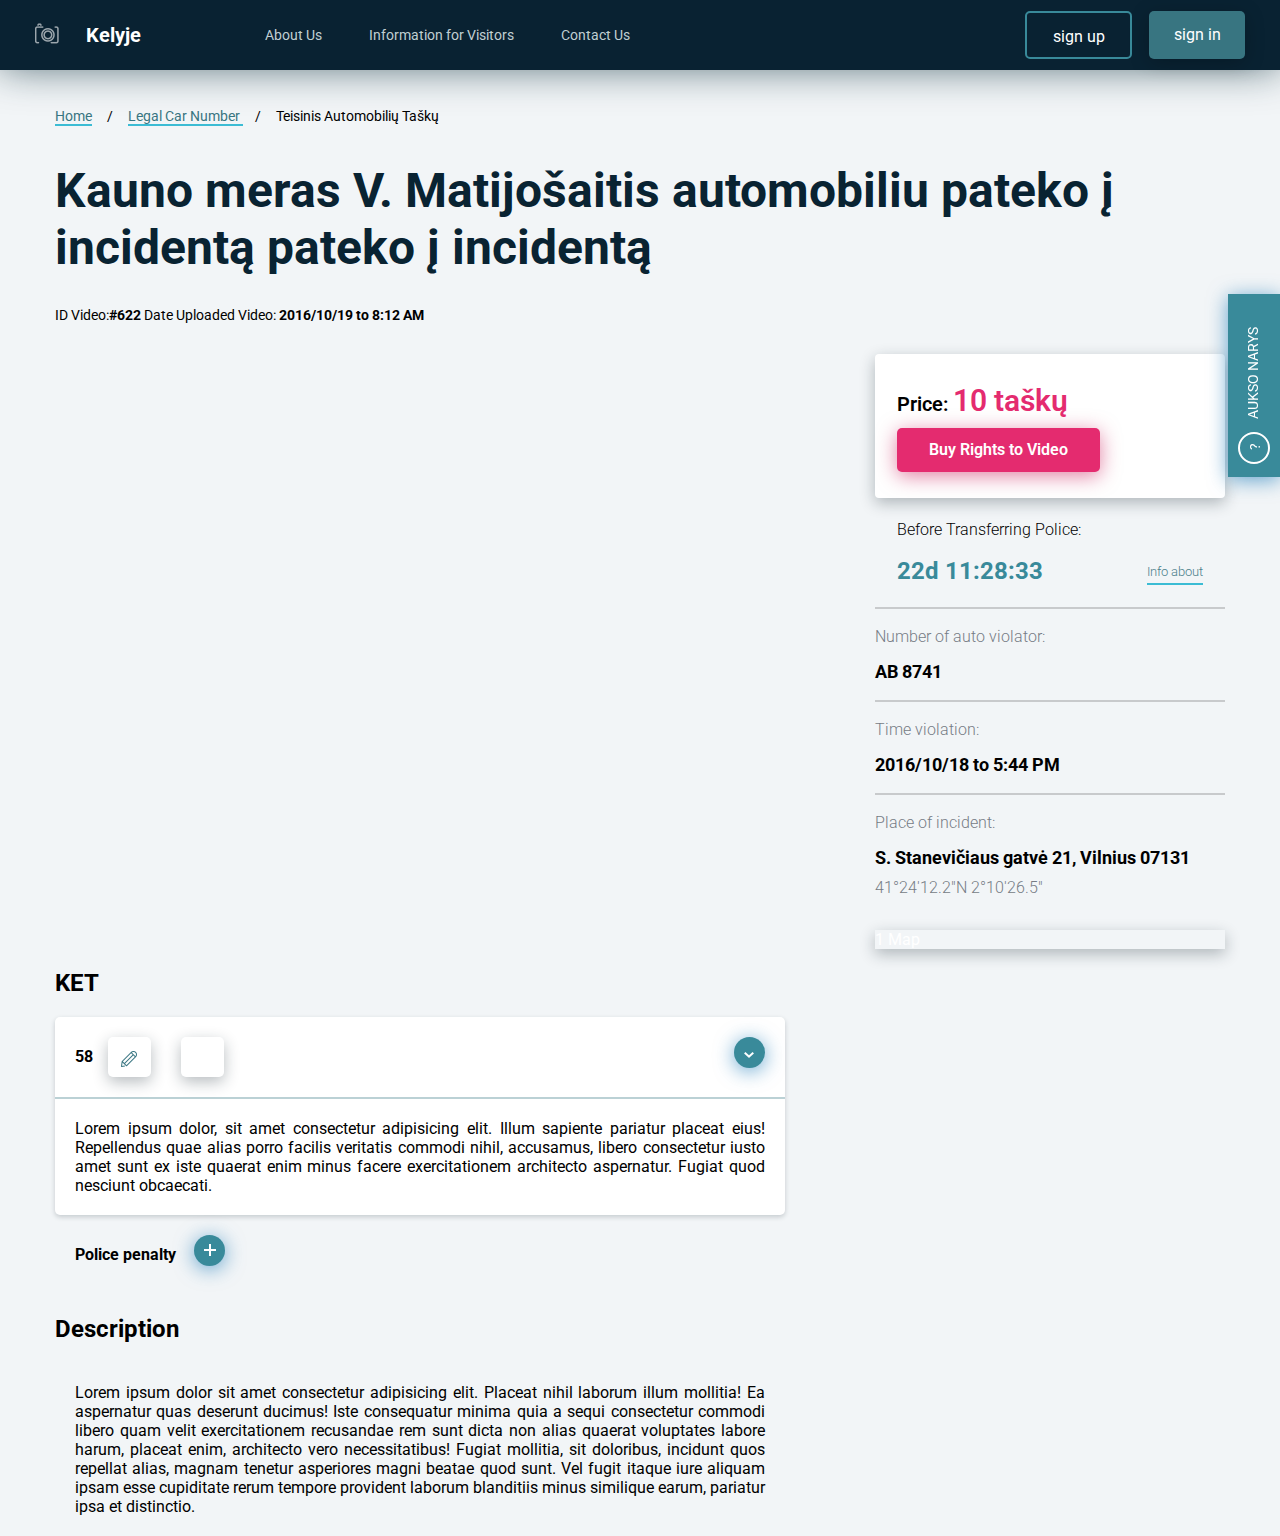
<file: index.html>
<!DOCTYPE html>
<html lang="en">

<head>
    <meta charset="UTF-8">
    <meta name="viewport" content="width=device-width, initial-scale=1.0">
    <meta http-equiv="X-UA-Compatible" content="ie=edge">
    <title>Document</title>
    <link rel="stylesheet" href="style2.css">
    <link href="https://fonts.googleapis.com/css?family=Roboto&display=swap" rel="stylesheet">
</head>

<body>

    <header>

        <div id="headerTopNavContainer">



            <nav>
                <div id="topNav">
                    <div id="logo">
                        <img src="img/icon/photoCameraLogo.png" alt="logo">
                        <p>Kelyje</p>
                    </div>
                    <ul class="menuTop">
                        <li><a href="#">About Us</a></li>
                        <li> <a href="#">Information for Visitors </a></li>
                        <li> <a href="#">Contact Us</a></li>
                    </ul>

                </div>
            </nav>
            <div class="buttonWraper">
                <div id="buttonSignUp">
                    <p>sign up</p>
                </div>
                <div id="buttonSignIn">
                    <p>sign in</p>
                </div>
            </div>

        </div>


    </header>
    <main>
        <div id="buttonFixed">
            <p id="textButFixed">Aukso narys</p>
            <div id="ellipse">
                <p id="questionIcon">?</p>
            </div>
        </div>

        <div class="mainContainer">

            <div class="homeBlock">
                <p> <span style="border-bottom: 2px solid #3cbcd4; color: #387581;">Home</span> &nbsp&nbsp&nbsp /
                    &nbsp&nbsp&nbsp
                    <span style="border-bottom: 2px solid #3cbcd4; color: #387581; : 0px 20px;"> Legal Car Number
                    </span> &nbsp&nbsp&nbsp / &nbsp&nbsp&nbsp Teisinis
                    Automobilių Taškų </p>

            </div>

            <div class="h1Block">
                <h1>Kauno meras V. Matijošaitis automobiliu pateko į incidentą pateko į incidentą</h1>
            </div>
            <div id="textInfoVideoBlock">
                <p>ID Video:<b>#622 </b>
                    Date Uploaded Video: <b>2016/10/19 to 8:12 AM</b>

                </p>
            </div>

            <section id="galleryAndPriceFlex">
                <div id="galleryBlock">

                </div>

                <div id="priceAndMapBlock">
                    <div class="priceBlock">
                        <p>Price:
                            <span style="color: #e42b6f; font-size: 30px;">10 taškų</span> </p>
                        <div class="priceBuyButton">
                            <p>Buy Rights to Video </p>
                        </div>
                    </div>

                    <div id="transferring">

                        <p>Before Transferring Police:</p>
                        <div class="flexSpaceBetWrapper">
                            <p class="bigNumber">22d 11:28:33 </p>
                            <a href="">Info about </a>
                        </div>

                    </div>

                    <div id="numberAuto">
                        <p class="pGrey">Number of auto violator:</p>
                        <p> <b>AB 8741</b> </p>
                    </div>
                    <div id="timeBlock">
                        <p class="pGrey">Time violation: </p>
                        <p> <b>2016/10/18 to 5:44 PM</b> </p>
                    </div>
                    <div id="priceofIncident">
                        <p class="pGrey">Place of incident: </p>
                        <p> <b>S. Stanevičiaus gatvė 21, Vilnius 07131
                            </b> </p>

                        <p class="pGrey" style="padding-top: 10px;">41°24'12.2"N 2°10'26.5"</p>
                    </div>



                    <!-- Google map -->

                    <div id="googlemap">
                        <div id="wrapper-9cd199b9cc5410cd3b1ad21cab2e54d3">
                            <div id="map-9cd199b9cc5410cd3b1ad21cab2e54d3"></div>
                            <script>(function () {
                                    var setting = { "height": 200, "width": 350, "zoom": 17, "queryString": "Оперний театр, проспект Свободы, Львів, Львовская область, Украина", "place_id": "ChIJiWq8-XLdOkcRH8_-tOw_ePk", "satellite": false, "centerCoord": [49.84382626882098, 24.026279700000003], "cid": "0xf9783fecb4fecf1f", "lang": "ru", "cityUrl": "/ukraine/lviv-4436", "id": "map-9cd199b9cc5410cd3b1ad21cab2e54d3", "embed_id": "147012" };
                                    var d = document;
                                    var s = d.createElement('script');
                                    s.src = 'https://1map.com/js/script-for-user.js?embed_id=147012';
                                    s.async = true;
                                    s.onload = function (e) {
                                        window.OneMap.initMap(setting)
                                    };
                                    var to = d.getElementsByTagName('script')[0];
                                    to.parentNode.insertBefore(s, to);
                                })();</script><a href="https://1map.com/ru/map-embed?embed_id=147012">1 Map</a>
                        </div>

                    </div>
                    <!-- Google map -->


                </div>

            </section>
            <section class="notes">
                <h2 class="h2Notes">KET</h2>
                <div class="notesBlock">
                    <div class="notesBlockTopButton">
                        <div class="notesButtonLeft">
                            <h4>58</h4>
                            <div class="ButtonNotes">
                                <img src="img/icon/pen.png" alt="">
                            </div>

                            <div class="ButtonNotes">
                                <img src="img/icon/garbage.png" alt="">
                            </div>

                        </div>

                        <div class="notesButtonRight">
                            <img src="img/icon/filterIcon2.png" alt="">
                        </div>
                    </div>
                    <div class="notesBlockText">
                        <p>Lorem ipsum dolor, sit amet consectetur adipisicing elit. Illum sapiente pariatur placeat
                            eius! Repellendus quae alias porro facilis veritatis commodi nihil, accusamus, libero
                            consectetur iusto amet sunt ex iste quaerat enim minus facere exercitationem architecto
                            aspernatur. Fugiat quod nesciunt obcaecati.</p>
                    </div>
                </div>

                <div class="notesBlockTopButtonСlose">
                    <div class="notesButtonLeft">
                        <h4>Police penalty</h4>
                    </div>

                    <div class="notesButtonRight">
                        <img src="img/icon/cross.png" alt="">
                    </div>
                </div>
                <h2 class="h2Notes">Description</h2>

                <div class="notesBlockText">
                    <p>Lorem ipsum dolor sit amet consectetur adipisicing elit. Placeat nihil laborum illum mollitia! Ea
                        aspernatur quas deserunt ducimus! Iste consequatur minima quia a sequi consectetur commodi
                        libero quam velit exercitationem recusandae rem sunt dicta non alias quaerat voluptates labore
                        harum, placeat enim, architecto vero necessitatibus! Fugiat mollitia, sit doloribus, incidunt
                        quos repellat alias, magnam tenetur asperiores magni beatae quod sunt. Vel fugit itaque iure
                        aliquam ipsam esse cupiditate rerum tempore provident laborum blanditiis minus similique earum,
                        pariatur ipsa et distinctio.</p>
                </div>
            </section>

        </div>
    </main>
    <footer>

    </footer>


</body>

</html>
</file>
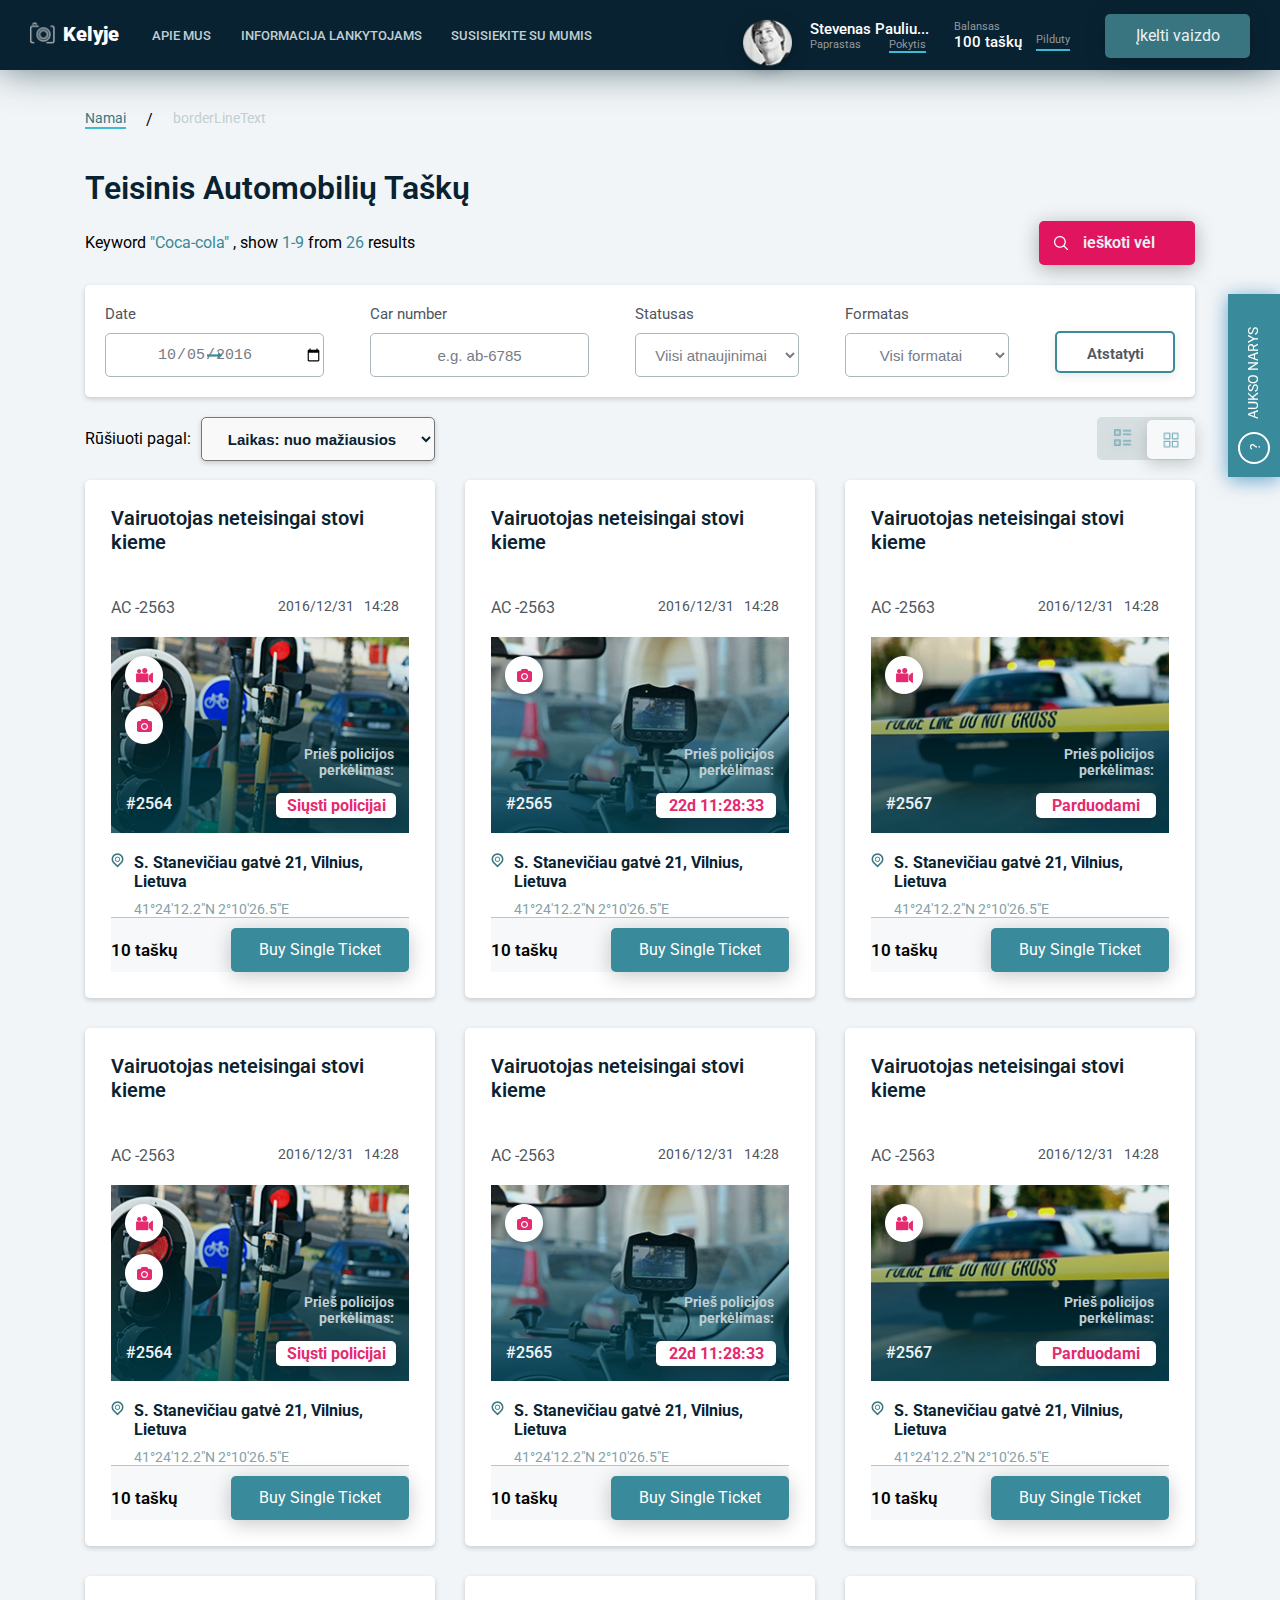
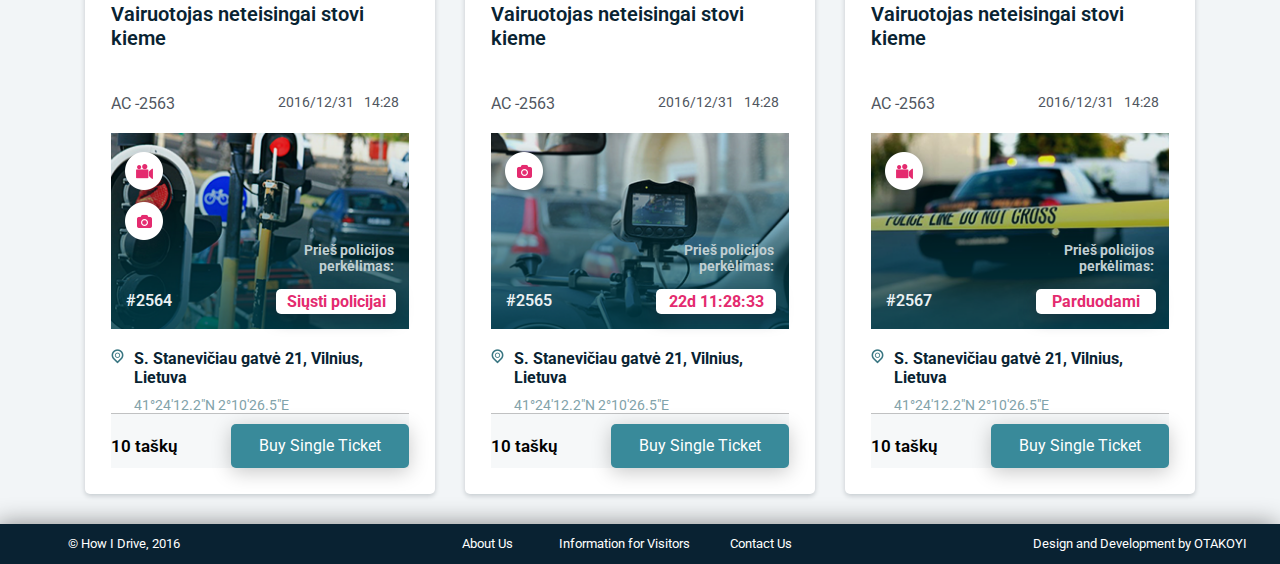
<file: information.html>
<!DOCTYPE html>
<html lang="en">

<head>
    <meta charset="UTF-8">
    <meta name="viewport" content="width=device-width, initial-scale=1.0">
    <meta http-equiv="X-UA-Compatible" content="ie=edge">
    <title>information</title>
    <link rel="stylesheet" href="style.css">
    <link href="https://fonts.googleapis.com/css?family=Roboto&display=swap" rel="stylesheet">
</head>

<body>
    <header>
        <nav>
            <div id="bigNav">
                <div id="logo">
                    <img src="img/icon/photoCameraLogo.png" alt="logo">
                    <p>Kelyje</p>
                </div>
                <menu>
                    <div class="topNav">
                        <ul>
                            <li><a href="#">Apie mus </a></li>
                            <li> <a href="#">Informacija lankytojams</a></li>
                            <li> <a href="#">Susisiekite su mumis </a></li>
                        </ul>
                    </div>

                </menu>

                <div class="humburgerMenu">
                    <a href="#" id="aMenu">&#9776</a>
                </div>

                <div class="profileContainer">
                    <div class="profile">
                        <img src="img/photoProfile.png" alt="">
                        <div class="profileBox">
                            <h4>
                                Stevenas Pauliu...
                            </h4>
                            <div class="profileText">
                                <p>Paprastas</p>
                                <p class="borderLineText">Pokytis</p>
                            </div>
                        </div>
                        <div class="profileBox">
                            <p>Balansas</p>
                            <div class="profileText" class="balans">
                                <h4>100 taškų</h4>
                                <p class="borderLineText">Pilduty</p>
                            </div>


                        </div>


                    </div>
                    <div class="buttonVaizdo">
                        <p>Įkelti vaizdo</p>
                    </div>
                </div>

            </div>


            <div id="smallNav">

                <div class="profileContainerSmall">
                    <div class="profile">
                        <img src="img/photoProfile.png" alt="">
                        <div class="profileBox">
                            <h4>
                                Stevenas Pauliu...
                            </h4>
                            <div class="profileText">
                                <p>Paprastas</p>
                                <p class="borderLineText">Pokytis</p>
                            </div>
                        </div>
                        <div class="profileBox">
                            <p>Balansas</p>
                            <div class="profileText" class="balans">
                                <h4>100 taškų</h4>
                                <p class="borderLineText">Pilduty</p>
                            </div>


                        </div>

                    </div>

                </div>
                <div id="smallMenu">
                    <ul>
                        <li><a href="#">About Us</a></li>
                        <li> <a href="#">Information for Visitors</a></li>
                        <li> <a href="#">Contact Us</a></li>
                    </ul>
                </div>
                <div class="buttonVaizdo" id="buttonVaizdoSmall">
                    <p>Įkelti vaizdo</p>
                </div>
            </div>

        </nav>



    </header>

    <main>
        <div id="buttonFixed">
            <p id="textButFixed">Aukso narys</p>
            <div id="ellipse">
                <p id="questionIcon">?</p>
            </div>

        </div>

        <div class="mainContainer">

            <div class="Namai">
                <a class="borderLineText" href="#" style="color: #387581;">Namai</a>
                <span style="padding: 0px 20px;">
                    <p>/</p>
                </span>
                <a href="">borderLineText</a>
            </div>
            <h1>Teisinis Automobilių Taškų</h1>
            <div class="flexwraper">

                <div class="textAndSearch">
                    <p>Keyword <span style="color: #398a9a;">"Coca-cola"</span> ,
                        show <span style="color: #398a9a;">1-9 </span> from <span style="color: #398a9a;">26</span>
                        results</p>
                    <div class="buttonSearch">
                        <img src="img/icon/buttonsearch.png" alt="">
                        <p>ieškoti vėl</p>
                    </div>
                </div>


            </div>



            <div id="filters">
                <p>Filters:</p>
                <div id="iconfilters">
                    <img src="img/icon/filtersIcon.png" alt="" id="filterIconRelative">
                    <img src="img/icon/filterIcon2.png" alt="" id="filterIconAbsolute">
                </div>
            </div>
            <div id="inputBlock">
                <div class="inputWraper">
                    <p>Date</p>
                    <input id="date" type="date" value="2016-10-05">
                </div>
                <div class="inputWraper">
                    <p>Car number</p>
                    <input type="text" name="" id="carnumber" value="e.g. ab-6785">
                </div>
                <div class="inputWraper">
                    <p>Statusas</p>
                    <select name="" class="select">
                        <option value="atnaujinimai">Viisi atnaujinimai</option>
                    </select>
                </div>
                <div class="inputWraper">
                    <p>Formatas</p>
                    <select name="" class="select">
                        <option value="Visi formatai">Visi formatai</option>
                    </select>
                </div>
                <div class="inputWraper">
                    <div class="inputBlockButton">
                        <p>Atstatyti</p>
                    </div>
                </div>
            </div>
            <div class="displayModeContainer">
                <div class="modeContainerLeft">
                    <p>Rūšiuoti pagal:</p>
                    <div class="selectDisplayBLock">
                        <select name="" id="selectDisplayBLock">
                            <option value="Laikas: nuo mažiausios">Laikas: nuo mažiausios</option>
                        </select>
                    </div>
                </div>

                <div class="modeContainerRight">
                    <div class="buttonDisplayMode">
                        <div class="leftDisplayButton">
                            <img src="img/icon/LeftDisplayIcon.png" alt="">
                        </div>
                        <div class="rightDisplayButton">
                            <img src="img/icon/rightDisplayIcon.png" alt="">
                        </div>
                    </div>
                </div>
            </div>



            <!-- 1 -->


            <div class="flexwraper">





                <div class="boxGallery">
                    <h2>Vairuotojas neteisingai stovi kieme</h2>

                    <div class="dataBox">
                        <p>AC -2563</p>
                        <div class="data">
                            <p>2016/12/31</p>
                            <p>14:28</p>
                        </div>
                    </div>
                    <div class="imageBoxGallery">
                        <img class="backgraundImage" src="img/galleryImg.png" alt="">
                        <div class="iconImage">
                            <div class="cameraIcon">
                                <img src="img/icon/imgCamera.png" alt="">
                            </div>
                            <div class="photoIcon">
                                <img src="img/icon/photoCameraImg.png" alt="">
                            </div>
                            <div class="cod">
                                <p>#2564</p>
                            </div>
                        </div>

                        <div class="textImgBoxRight">
                            <h4> Prieš policijos
                                perkėlimas: </h4>
                            <div class="buttonImage">
                                <p>Siųsti policijai</p>
                            </div>
                        </div>


                    </div>
                    <div class="maps">
                        <div class="iconMaps">
                            <img src="img/icon/mapIcon.png" alt="">
                        </div>
                        <div class="address">
                            <h5>S. Stanevičiau gatvė 21, Vilnius, Lietuva</h5>
                            <p>41°24'12.2"N 2°10'26.5"E</p>
                        </div>

                        <div class="buyButtonSection">
                            <div class="price">
                                <p>10 taškų </p>
                            </div>
                            <div class="buyButton">
                                <p>Buy Single Ticket</p>
                            </div>
                        </div>
                    </div>


                </div>




                <!-- /1 -->

                <!-- 2 -->

                <div class="boxGallery">
                    <h2>Vairuotojas neteisingai stovi kieme</h2>

                    <div class="dataBox">
                        <p>AC -2563</p>
                        <div class="data">
                            <p>2016/12/31</p>
                            <p>14:28</p>
                        </div>
                    </div>
                    <div class="imageBoxGallery">
                        <img class="backgraundImage" src="img/img2G.png" alt="">
                        <div class="iconImage">
                            <div class="photoIcon">
                                <img src="img/icon/photoCameraImg.png" alt="">
                            </div>
                            <div class="cod">
                                <p>#2565</p>
                            </div>
                        </div>

                        <div class="textImgBoxRight">
                            <h4> Prieš policijos
                                perkėlimas: </h4>
                            <div class="buttonImage">
                                <p>22d 11:28:33</p>
                            </div>
                        </div>


                    </div>
                    <div class="maps">
                        <div class="iconMaps">
                            <img src="img/icon/mapIcon.png" alt="">
                        </div>
                        <div class="address">
                            <h5>S. Stanevičiau gatvė 21, Vilnius, Lietuva</h5>
                            <p>41°24'12.2"N 2°10'26.5"E</p>
                        </div>

                        <div class="buyButtonSection">
                            <div class="price">
                                <p>10 taškų </p>
                            </div>
                            <div class="buyButton">
                                <p>Buy Single Ticket</p>
                            </div>
                        </div>
                    </div>


                </div>





                <!-- 2 -->

                <!-- 3 -->

                <div class="boxGallery">
                    <h2>Vairuotojas neteisingai stovi kieme</h2>

                    <div class="dataBox">
                        <p>AC -2563</p>
                        <div class="data">
                            <p>2016/12/31</p>
                            <p>14:28</p>
                        </div>
                    </div>
                    <div class="imageBoxGallery">
                        <img class="backgraundImage" src="img/img3G.png" alt="">
                        <div class="iconImage">
                            <div class="cameraIcon">
                                <img src="img/icon/imgCamera.png" alt="">
                            </div>
                            <div class="cod">
                                <p>#2567</p>
                            </div>
                        </div>

                        <div class="textImgBoxRight">
                            <h4> Prieš policijos
                                perkėlimas: </h4>
                            <div class="buttonImage">
                                <p>Parduodami</p>
                            </div>
                        </div>


                    </div>
                    <div class="maps">
                        <div class="iconMaps">
                            <img src="img/icon/mapIcon.png" alt="">
                        </div>
                        <div class="address">
                            <h5>S. Stanevičiau gatvė 21, Vilnius, Lietuva</h5>
                            <p>41°24'12.2"N 2°10'26.5"E</p>
                        </div>

                        <div class="buyButtonSection">
                            <div class="price">
                                <p>10 taškų </p>
                            </div>
                            <div class="buyButton">
                                <p>Buy Single Ticket</p>
                            </div>
                        </div>
                    </div>


                </div>


                <!-- 3 -->

                <div class="boxGallery">
                    <h2>Vairuotojas neteisingai stovi kieme</h2>

                    <div class="dataBox">
                        <p>AC -2563</p>
                        <div class="data">
                            <p>2016/12/31</p>
                            <p>14:28</p>
                        </div>
                    </div>
                    <div class="imageBoxGallery">
                        <img class="backgraundImage" src="img/galleryImg.png" alt="">
                        <div class="iconImage">
                            <div class="cameraIcon">
                                <img src="img/icon/imgCamera.png" alt="">
                            </div>
                            <div class="photoIcon">
                                <img src="img/icon/photoCameraImg.png" alt="">
                            </div>
                            <div class="cod">
                                <p>#2564</p>
                            </div>
                        </div>

                        <div class="textImgBoxRight">
                            <h4> Prieš policijos
                                perkėlimas: </h4>
                            <div class="buttonImage">
                                <p>Siųsti policijai</p>
                            </div>
                        </div>


                    </div>
                    <div class="maps">
                        <div class="iconMaps">
                            <img src="img/icon/mapIcon.png" alt="">
                        </div>
                        <div class="address">
                            <h5>S. Stanevičiau gatvė 21, Vilnius, Lietuva</h5>
                            <p>41°24'12.2"N 2°10'26.5"E</p>
                        </div>

                        <div class="buyButtonSection">
                            <div class="price">
                                <p>10 taškų </p>
                            </div>
                            <div class="buyButton">
                                <p>Buy Single Ticket</p>
                            </div>
                        </div>
                    </div>


                </div>




                <!-- /1 -->

                <!-- 2 -->

                <div class="boxGallery">
                    <h2>Vairuotojas neteisingai stovi kieme</h2>

                    <div class="dataBox">
                        <p>AC -2563</p>
                        <div class="data">
                            <p>2016/12/31</p>
                            <p>14:28</p>
                        </div>
                    </div>
                    <div class="imageBoxGallery">
                        <img class="backgraundImage" src="img/img2G.png" alt="">
                        <div class="iconImage">
                            <div class="photoIcon">
                                <img src="img/icon/photoCameraImg.png" alt="">
                            </div>
                            <div class="cod">
                                <p>#2565</p>
                            </div>
                        </div>

                        <div class="textImgBoxRight">
                            <h4> Prieš policijos
                                perkėlimas: </h4>
                            <div class="buttonImage">
                                <p>22d 11:28:33</p>
                            </div>
                        </div>


                    </div>
                    <div class="maps">
                        <div class="iconMaps">
                            <img src="img/icon/mapIcon.png" alt="">
                        </div>
                        <div class="address">
                            <h5>S. Stanevičiau gatvė 21, Vilnius, Lietuva</h5>
                            <p>41°24'12.2"N 2°10'26.5"E</p>
                        </div>

                        <div class="buyButtonSection">
                            <div class="price">
                                <p>10 taškų </p>
                            </div>
                            <div class="buyButton">
                                <p>Buy Single Ticket</p>
                            </div>
                        </div>
                    </div>


                </div>





                <!-- 2 -->

                <!-- 3 -->

                <div class="boxGallery">
                    <h2>Vairuotojas neteisingai stovi kieme</h2>

                    <div class="dataBox">
                        <p>AC -2563</p>
                        <div class="data">
                            <p>2016/12/31</p>
                            <p>14:28</p>
                        </div>
                    </div>
                    <div class="imageBoxGallery">
                        <img class="backgraundImage" src="img/img3G.png" alt="">
                        <div class="iconImage">
                            <div class="cameraIcon">
                                <img src="img/icon/imgCamera.png" alt="">
                            </div>
                            <div class="cod">
                                <p>#2567</p>
                            </div>
                        </div>

                        <div class="textImgBoxRight">
                            <h4> Prieš policijos
                                perkėlimas: </h4>
                            <div class="buttonImage">
                                <p>Parduodami</p>
                            </div>
                        </div>


                    </div>
                    <div class="maps">
                        <div class="iconMaps">
                            <img src="img/icon/mapIcon.png" alt="">
                        </div>
                        <div class="address">
                            <h5>S. Stanevičiau gatvė 21, Vilnius, Lietuva</h5>
                            <p>41°24'12.2"N 2°10'26.5"E</p>
                        </div>

                        <div class="buyButtonSection">
                            <div class="price">
                                <p>10 taškų </p>
                            </div>
                            <div class="buyButton">
                                <p>Buy Single Ticket</p>
                            </div>
                        </div>
                    </div>


                </div>




                <div class="boxGallery">
                    <h2>Vairuotojas neteisingai stovi kieme</h2>

                    <div class="dataBox">
                        <p>AC -2563</p>
                        <div class="data">
                            <p>2016/12/31</p>
                            <p>14:28</p>
                        </div>
                    </div>
                    <div class="imageBoxGallery">
                        <img class="backgraundImage" src="img/galleryImg.png" alt="">
                        <div class="iconImage">
                            <div class="cameraIcon">
                                <img src="img/icon/imgCamera.png" alt="">
                            </div>
                            <div class="photoIcon">
                                <img src="img/icon/photoCameraImg.png" alt="">
                            </div>
                            <div class="cod">
                                <p>#2564</p>
                            </div>
                        </div>

                        <div class="textImgBoxRight">
                            <h4> Prieš policijos
                                perkėlimas: </h4>
                            <div class="buttonImage">
                                <p>Siųsti policijai</p>
                            </div>
                        </div>


                    </div>
                    <div class="maps">
                        <div class="iconMaps">
                            <img src="img/icon/mapIcon.png" alt="">
                        </div>
                        <div class="address">
                            <h5>S. Stanevičiau gatvė 21, Vilnius, Lietuva</h5>
                            <p>41°24'12.2"N 2°10'26.5"E</p>
                        </div>

                        <div class="buyButtonSection">
                            <div class="price">
                                <p>10 taškų </p>
                            </div>
                            <div class="buyButton">
                                <p>Buy Single Ticket</p>
                            </div>
                        </div>
                    </div>


                </div>




                <!-- /1 -->

                <!-- 2 -->

                <div class="boxGallery">
                    <h2>Vairuotojas neteisingai stovi kieme</h2>

                    <div class="dataBox">
                        <p>AC -2563</p>
                        <div class="data">
                            <p>2016/12/31</p>
                            <p>14:28</p>
                        </div>
                    </div>
                    <div class="imageBoxGallery">
                        <img class="backgraundImage" src="img/img2G.png" alt="">
                        <div class="iconImage">
                            <div class="photoIcon">
                                <img src="img/icon/photoCameraImg.png" alt="">
                            </div>
                            <div class="cod">
                                <p>#2565</p>
                            </div>
                        </div>

                        <div class="textImgBoxRight">
                            <h4> Prieš policijos
                                perkėlimas: </h4>
                            <div class="buttonImage">
                                <p>22d 11:28:33</p>
                            </div>
                        </div>


                    </div>
                    <div class="maps">
                        <div class="iconMaps">
                            <img src="img/icon/mapIcon.png" alt="">
                        </div>
                        <div class="address">
                            <h5>S. Stanevičiau gatvė 21, Vilnius, Lietuva</h5>
                            <p>41°24'12.2"N 2°10'26.5"E</p>
                        </div>

                        <div class="buyButtonSection">
                            <div class="price">
                                <p>10 taškų </p>
                            </div>
                            <div class="buyButton">
                                <p>Buy Single Ticket</p>
                            </div>
                        </div>
                    </div>


                </div>





                <!-- 2 -->

                <!-- 3 -->

                <div class="boxGallery">
                    <h2>Vairuotojas neteisingai stovi kieme</h2>

                    <div class="dataBox">
                        <p>AC -2563</p>
                        <div class="data">
                            <p>2016/12/31</p>
                            <p>14:28</p>
                        </div>
                    </div>
                    <div class="imageBoxGallery">
                        <img class="backgraundImage" src="img/img3G.png" alt="">
                        <div class="iconImage">
                            <div class="cameraIcon">
                                <img src="img/icon/imgCamera.png" alt="">
                            </div>
                            <div class="cod">
                                <p>#2567</p>
                            </div>
                        </div>

                        <div class="textImgBoxRight">
                            <h4> Prieš policijos
                                perkėlimas: </h4>
                            <div class="buttonImage">
                                <p>Parduodami</p>
                            </div>
                        </div>


                    </div>
                    <div class="maps">
                        <div class="iconMaps">
                            <img src="img/icon/mapIcon.png" alt="">
                        </div>
                        <div class="address">
                            <h5>S. Stanevičiau gatvė 21, Vilnius, Lietuva</h5>
                            <p>41°24'12.2"N 2°10'26.5"E</p>
                        </div>

                        <div class="buyButtonSection">
                            <div class="price">
                                <p>10 taškų </p>
                            </div>
                            <div class="buyButton">
                                <p>Buy Single Ticket</p>
                            </div>
                        </div>
                    </div>


                </div>


                <!--  -->


            </div>
        </div>
        </div>

        <div id="openWindow">
            <div id="modalWindow">
                <div id="buyTicket">
                    <h3>Buy single ticket</h3>
                    <p id="closeModalWindow">✖</p>
                </div>
                <hr style="color:  rgba(77, 76, 76, 0.702); height: 1px;">
                <div class="priceTicket">
                    <p>Lorem ipsum dolor sit amet consectetur adipisicing elit. Ipsum, natus suscipit quam magnam eos
                        molestias omnis iste quaerat nihil unde!
                    </p>

                    <div id="priceBlock">
                        <p>Price: <span style="color: #e42b6f;font-size: 30px;">
                                10 taškų
                            </span></p>
                    </div>
                    <div class="modalButtons">
                        <div id="takeMoneyButton">
                            <p>Take money from my balance</p>
                        </div>
                        <a href="#" id="addMoney">Add money to the balance</a>
                    </div>


                </div>


            </div>
        </div>

    </main>



    <footer>

        <div class="reserved">
            <div class="footerBlockLeft">
                <P>© How I Drive, 2016</P>
            </div>

            <div class="footerBlockCenter">
                <div class="fotterW"> <a href="">About Us</a></div>
                <div class="fotterW"><a href="">Information for Visitors</a></div>
                <div class="fotterW"> <a href="">Contact Us</a></div>

            </div>

            <div class="footerBlockRight">

                <p>Design and Development by OTAKOYI</p>
            </div>

        </div>

    </footer>

    <script src="index.js"></script>
</body>




</html>
</file>
<file: style2.css>
* {
  margin: 0;
  padding: 0;
  box-sizing: border-box;
}

a {
  list-style: none;
  text-decoration: none;
  color: #ffffff;
}
li {
  text-decoration: none;
  list-style-type: none;
}
body {
  font-family: "Roboto";
  background-color: #f2f5f7;
}

#headerTopNavContainer {
  max-width: 1600px;
  width: 100%;
  background-color: rgb(9, 34, 50);
  box-shadow: 0px -3px 40px 0px rgba(10, 46, 59, 0.7);
  height: 70px;
  display: flex;
  align-items: center;
  padding: 0px 35px;
  margin: 0 auto;
  justify-content: space-between;
}

#logo {
  width: 200px;
  padding-right: 94px;
  display: flex;
  justify-content: space-between;
  color: #ffffff;
  font-size: 20px;
  font-weight: bold;
}
#logo img {
  width: 24px;
  height: 21px;
}

#topNav {
  height: 100%;
  display: flex;
  justify-items: center;
  justify-content: space-between;
  text-align: center;
  align-items: center;
}

.menuTop {
  width: 365px;
  height: 70px;
  display: flex;
  justify-content: space-between;
  margin: 0px 30px;
}

.menuTop a {
  line-height: 70px;
  font-size: 14px;
  color: #c0cfd2;
  padding-bottom: 22px;
  transition: 0.5s;
}
.menuTop a:hover {
  color: #ffffff;
  border-bottom: 3px solid #ffffff;
}

.buttonWraper {
  width: 220px;
  display: flex;
  justify-content: space-between;
  text-align: center;
}

#buttonSignUp {
  width: 107px;
  height: 48px;
  border-style: solid;
  border-width: 2px;
  border-color: rgb(57, 138, 154);
  border-radius: 5px;
  background-color: rgba(56, 117, 129, 0);
  color: #ffffff;
  line-height: 48px;
  cursor: pointer;
}

#buttonSignIn {
  width: 96px;
  height: 48px;
  border-radius: 5px;
  background-color: rgb(56, 117, 129);
  box-shadow: 0px 4px 20px 0px rgba(0, 0, 0, 0.22);
  color: #ffffff;
  line-height: 48px;
  line-height: 48px;
  cursor: pointer;
}

.mainContainer {
  max-width: 1170px;
  margin: 0 auto;
}
.homeBlock {
  width: 100%;
  font-size: 14px;
  margin: 38px 0;
}
.h1Block {
  font-size: 24px;
  color: #092332;
  font-weight: 600;
}
#textInfoVideoBlock {
  margin: 31px 0px;
  font-size: 14px;
}
#galleryAndPriceFlex {
  display: flex;
  justify-content: space-between;
  width: 100%;
}

.priceBlock {
  width: 350px;
  height: 144px;
  border-radius: 4px;
  background-color: rgb(255, 255, 255);
  box-shadow: 0px 5px 15px 0px rgba(19, 36, 47, 0.3);
  padding: 29px 22px;
  font-size: 20px;
  font-weight: 600;
}
.priceBuyButton {
  border-radius: 5px;
  background-color: rgb(228, 43, 111);
  box-shadow: 0px 4px 20px 0px rgba(198, 0, 72, 0.5);
  width: 203px;
  height: 44px;
  color: #ffffff;
  font-size: 16px;
  text-align: center;
  line-height: 44px;
  margin-top: 10px;
}
.flexSpaceBetWrapper {
  display: flex;
  justify-content: space-between;
}
#transferring {
  padding: 22px;
  border-bottom: 2px solid #c8cacc;
  font-size: 16px;
  font-weight: 300;
}
.bigNumber {
  font-size: 24px;
  color: #398a9a;
  font-weight: bold;
  padding-top: 18px;
}
#transferring a {
  padding-top: 25px;
  color: #4c808b;
  border-bottom: 2px solid #3cbcd4;
  font-size: 13px;
}
#numberAuto {
  padding: 18px 0;
  border-bottom: 2px solid #c8cacc;
  font-size: 18px;
}
.pGrey {
  color: #767c85;
  font-size: 16px;
  font-weight: 300;
  padding-bottom: 15px;
}
#timeBlock {
  padding: 18px 0;
  border-bottom: 2px solid #c8cacc;
  font-size: 18px;
}
#priceofIncident {
  padding: 18px 0;
  font-size: 18px;
}
#googlemap {
  box-shadow: 0px 5px 15px 0px rgba(19, 36, 47, 0.3);
}

#buttonFixed {
  background-color: rgb(57, 138, 154);
  box-shadow: 0px 3px 20px 0px rgba(0, 106, 177, 0.6);
  position: fixed;
  right: 0;
  top: 294px;
  width: 52px;
  height: 183px;
}
#textButFixed {
  left: -22px;
  bottom: -70px;
  width: 93px;
}

#buttonFixed p {
  transform: rotate(-90deg);
  color: #ffffff;
  font-size: 14px;
  text-transform: uppercase;
  position: relative;
}

#ellipse {
  border-style: solid;
  border-width: 2px;
  border-color: rgb(255, 255, 255);
  background-color: rgba(214, 223, 230, 0);
  position: absolute;
  left: 10px;
  top: 138px;
  width: 32px;
  height: 32px;
  border-radius: 50%;
}
#questionIcon {
  position: relative;
  left: 1px;
  bottom: 6px;
}
.notes {
  max-width: 730px;
}
.h2Notes {
  padding: 20px 0;
}
.notesBlockTopButton {
  display: flex;
  justify-content: space-between;
  border-bottom: 2px solid #bbd1d5;
  padding: 20px;
}
.notesBlock {
  border-radius: 5px;
  background-color: rgb(255, 255, 255);
  box-shadow: 0px 2px 5px 0px rgba(19, 36, 47, 0.2);
  width: 730px;
}
.notesButtonLeft {
  display: flex;
  line-height: 40px;
}

.ButtonNotes {
  border-radius: 5px;
  background-color: rgb(255, 255, 255);
  box-shadow: 0px 5px 15px 0px rgba(19, 36, 47, 0.3);
  /* position: absolute;
  right: 100px;
  bottom: 100px; */
  width: 43px;
  height: 40px;
  padding: 5px 13px;
  margin: 0 15px;
  transition: 0.5s;
}
.ButtonNotes img {
  width: 16px;
  height: 16px;
}
.ButtonNotes:hover {
  background-color: #398a9a;
}
.notesBlockText {
  padding: 20px;
  text-align: justify;
}

.notesButtonRight {
  border-radius: 50%;
  background-color: rgb(255, 255, 255);
  box-shadow: 0px 3px 20px 0px rgba(0, 106, 177, 0.6);
  background-color: #398a9a;
  width: 31px;
  height: 31px;
  padding: 6px 10px;
}

.notesBlockTopButtonСlose {
  width: 190px;
  justify-content: space-between;
  display: flex;
  padding: 20px;
}
</file>
<file: style.css>
* {
  box-sizing: border-box;
  padding: 0px;
  margin: 0px;
}

body {
  font-family: "Roboto";
  background-color: #f2f5f7;
}
a {
  text-decoration: none;
  list-style: none;
  color: #ffffff;
}
li {
  list-style: none;
}
#bigNav {
  width: 100%;
  max-width: 1600px;
  height: 70px;
  margin: 0 auto;
  background-color: #092232;
  box-shadow: 0px -3px 40px 0px rgba(10, 46, 59, 0.7);
  padding: 0px 30px;
  display: flex;
}
main {
  width: 100%;
}

#buttonFixed {
  background-color: rgb(57, 138, 154);
  box-shadow: 0px 3px 20px 0px rgba(0, 106, 177, 0.6);
  position: fixed;
  right: 0;
  top: 294px;
  width: 52px;
  height: 183px;
}
#buttonFixed p {
  transform: rotate(-90deg);
  color: #ffffff;
  font-size: 14px;
  text-transform: uppercase;
  position: relative;
}

#textButFixed {
  left: -22px;
  bottom: -70px;
  width: 93px;
}

#ellipse {
  border-style: solid;
  border-width: 2px;
  border-color: rgb(255, 255, 255);
  background-color: rgba(214, 223, 230, 0);
  position: absolute;
  left: 10px;
  top: 138px;
  width: 32px;
  height: 32px;
  border-radius: 50%;
}

#questionIcon {
  position: relative;
  left: 1px;
  bottom: 6px;
}

#logo {
  display: flex;
  justify-content: space-between;
  width: 88px;
  margin: 22px 34px 0 0;
  order: 2;
}
#logo img {
  width: 26px;
  height: 22px;
  margin-right: 8px;
}

#logo p {
  font-weight: 900;
  font-size: 20px;
  color: #ffffff;
}
.topNav {
  display: flex;
  width: 440px;
  margin: 22px 0;
}
menu {
  order: 3;
}

.topNav ul {
  width: 100%;
  display: flex;
  justify-content: space-between;
}
.topNav a {
  color: #c0cfd2;
  text-align: center;
  text-decoration: none;
  font-size: 13px;
  font-family: "Roboto";
  font-weight: 500;
  padding-bottom: 22px;
  text-transform: uppercase;
}
.topNav a:hover {
  color: #ffffff;
  border-bottom: 2px solid #ffffff;
}
.topNav li {
  list-style-type: none;
  line-height: 26px;
}
.humburgerMenu {
  display: none;
  border-style: solid;
  border-width: 2px;
  border-color: rgb(57, 138, 154);
  border-radius: 4px;
  background-color: rgba(60, 188, 212, 0);
  box-shadow: 0px 3px 10px 0px rgba(4, 38, 44, 0.1);
  width: 40px;
  height: 40px;
  order: 0;
  margin-top: 14px;
  margin-right: 20px;
  padding: 0px 8px;
  cursor: pointer;
}
.humburgerMenu a {
  font-size: 22px;
  font-weight: 700;
  color: #ffffff;
  text-align: center;
}
.Rectangle {
  background-color: rgb(242, 245, 247);
  position: absolute;
  left: 45px;
  top: 29px;
  width: 20px;
  height: 14px;
  z-index: 425;
}
.profileContainer {
  width: 100%;
  display: flex;
  justify-content: flex-end;
  order: 4;
}
.profile {
  display: flex;
  width: 380px;
}
.profileBox {
  padding: 20px 0 0;
  margin-right: 25px;
}
.profileBox p {
  font-size: 11px;
  color: #93989d;
}
.profile img {
  width: 85px;
  height: 76px;
  margin-top: 10px;
}
.profile h4 {
  font-size: 15px;
  font-weight: 500;
  color: #ffffff;
}
.profileText {
  width: 116px;
  display: flex;
  justify-content: space-between;
  font-size: 11px;
  color: #93989d;
}
.borderLineText {
  border-bottom: 2px solid #3cbcd4;
}

.buttonVaizdo {
  border-radius: 5px;
  background-color: rgb(56, 117, 129);
  box-shadow: 0px 4px 20px 0px rgba(0, 0, 0, 0.22);
  width: 145px;
  height: 44px;
  margin-top: 14px;
  cursor: pointer;
}
.buttonVaizdo p {
  text-align: center;
  font-size: 16px;
  color: #ebf1f3;
  line-height: 44px;
}

.mainContainer {
  width: 100%;
  min-height: 2024;
  max-width: 1170px;
  padding: 40px 30px 0;
  margin: 0 auto;

}

.Namai {
  width: 100%;
  display: flex;
}
.Namai a {
  text-decoration: none;
  list-style: none;
  color: #c0cfd2;
  font-size: 14px;
}
.mainContainer h1 {
  width: 100%;
  font-size: 32px;
  color: #092232;
  font-weight: 600;
  margin-top: 40px;
}
.flexwraper {
  flex-wrap: wrap;
  display: flex;
  justify-content: space-between;
}
.textAndSearch {
  display: flex;
  justify-content: space-between;
  padding-top: 14px;
}
.textAndSearch p {
  line-height: 44px;
}

.buttonSearch {
  border-radius: 5px;
  background-color: rgb(225, 20, 95);
  box-shadow: 0px 4px 20px 0px rgba(0, 0, 0, 0.3);
  width: 156px;
  height: 44px;
  color: #ebf1f3;
  font-family: "Roboto";
  font-weight: 600;
  text-align: center;
  line-height: 44px;
  cursor: pointer;
  display: flex;
}
.buttonSearch img {
  width: 14px;
  height: 14px;
  margin: 15px;
}

#filters {
  width: 100%;
  height: 66px;
  display: none;
  justify-content: space-between;
  border-radius: 5px;
  background-color: rgb(255, 255, 255);
  box-shadow: 0px 2px 5px 0px rgba(19, 36, 47, 0.2);
  margin: 20px 0 20px;

  align-items: center;
  padding: 0 20px;
}
#filters p {
  font-size: 20px;
  font-weight: 600;
}

#iconfilters {
  cursor: pointer;
  width: 33px;
  height: 33px;
  position: relative;
}

#filterIconRelative {
  width: 64px;
  position: relative;
  right: 16px;
  bottom: 11px;
}
#filterIconAbsolute {
  width: 10px;
  position: absolute;
  right: 11px;
  bottom: 9px;
}
#inputBlock {
  display: flex;
  flex-wrap: wrap;
  justify-content: space-between;
  border-radius: 5px;
  background-color: rgb(255, 255, 255);
  box-shadow: 0px 2px 5px 0px rgba(19, 36, 47, 0.2);
  margin-top: 20px;
  min-height: 106px;
  padding: 20px;
}
.textAndSearch {
  width: 100%;
  margin: 0 auto;
}
#inputBlock p {
  margin-bottom: 10px;
  color: #505660;
  font-size: 15px;
}
#inputBlock input {
  border-style: solid;
  border-width: 1px;
  border-color: rgb(168, 183, 186);
  border-radius: 5px;
  background-color: rgb(255, 255, 255);
  width: 219px;
  height: 44px;
  text-align: center;
  font-size: 15px;
  color: #767c85;
}
#date {
  width: 219px;
  height: 44px;
  text-align: center;
  background-color: transparent;
  background-image: url(img/icon/longArrow.png);
  background-repeat: no-repeat;
  background-position: center;
}
.select {
  border-width: 1px;
  border-color: rgb(0, 0, 0);
  border-style: solid;
  border-style: solid;
  border-width: 1px;
  border-color: rgb(168, 183, 186);
  border-radius: 5px;
  background-color: rgb(255, 255, 255);
  width: 164px;
  height: 44px;
  font-size: 15px;
  color: #767c85;
}

.inputBlockButton {
  border-style: solid;
  border-width: 2px;
  border-color: rgb(57, 138, 154);
  border-radius: 5px;
  background-color: rgba(56, 117, 129, 0);
  box-shadow: 0px 3px 10px 0px rgba(4, 38, 44, 0.1);
  top: 295px;
  width: 120px;
  height: 42px;
  margin-top: 26px;
}

.inputBlockButton p {
  font-size: 16px;
  font-weight: 600;
  text-align: center;
  line-height: 42px;
  color: #5f9ca9;
}
.displayModeContainer {
  width: 100%;
  display: flex;
  padding-top: 20px;
  justify-content: space-between;
}
.modeContainerLeft {
  display: flex;
  justify-content: space-between;
  width: 350px;
}
.modeContainerLeft p {
  line-height: 44px;
}
select {
  text-align-last: center;
}
#selectDisplayBLock {
  border-radius: 5px;
  background-color: rgb(249, 249, 249);
  box-shadow: 0px 2px 5px 0px rgba(19, 36, 47, 0.2);
  width: 234px;
  height: 44px;
  color: #092232;
  font-weight: 600;
  font-size: 15px;
}

.buttonDisplayMode {
  border-radius: 5px;
  background-color: rgb(205, 214, 216);
  opacity: 0.702;
  width: 98px;
  height: 43px;
  position: relative;
  cursor: pointer;
  margin-bottom: 20px;
}
.leftDisplayButton {
  width: 50px;
  height: 50px;
}
.leftDisplayButton img {
  width: 50px;
  height: 50px;
  position: absolute;
  left: 0;
  top: 0;
}
.rightDisplayButton {
  border-radius: 5px;
  background-color: rgb(249, 249, 249);
  box-shadow: 0px 5px 15px 0px rgba(19, 36, 47, 0.3);
  width: 48px;
  height: 39px;
  position: absolute;
  right: 0;
  top: 3px;
}
.rightDisplayButton img {
  position: absolute;
  width: 15px;
  height: 15px;
  left: 50%;
  top: 50%;
  transform: translate(-50%, -50%);
}

.boxGallery {
  border-radius: 5px;
  background-color: rgb(255, 255, 255);
  box-shadow: 0px 2px 5px 0px rgba(19, 36, 47, 0.2);
  width: 350px;
  min-height: 479px;
  padding: 26px;
  margin-bottom: 30px;
}

.boxGallery h2 {
  width: 100%;
  font-size: 20px;
  font-weight: 600;
  color: #092332;
  text-align: left;
  margin-bottom: 44px;
}

.dataBox {
  display: flex;
  justify-content: space-between;
  color: #505660;
  margin-bottom: 20px;
}

.data {
  display: flex;
  font-size: 14px;
}

.data p {
  margin-right: 10px;
}

.imageBoxGallery {
  display: flex;
  justify-content: space-between;
  width: 100%;
  margin-bottom: 20px;
  position: relative;
}

.backgraundImage {
  width: 100%;
}
.iconImage {
  height: 100%;
  z-index: 2;
  padding-top: 10px;
  position: absolute;
  left: 0;
  top: 0;
}
.iconImage img {
  width: 66px;
  height: 66px;
  margin-bottom: -20px;
}
.cod {
  color: #ebf1f3;
  font-weight: 600;
  padding-left: 15px;
  z-index: 2;
  position: absolute;
  left: 0;
  bottom: 10%;
}

.textImgBoxRight {
  width: 138px;
  padding: 10px;
  z-index: 2;
  position: absolute;
  right: 5px;
  bottom: 5px;
}
.textImgBoxRight h4 {
  text-align: right;
  font-size: 14px;
  color: #c0cfd2;
}

.buttonImage {
  border-radius: 5px;
  background-color: rgb(255, 255, 255);
  box-shadow: 0px 5px 15px 0px rgba(19, 36, 47, 0.5);
  width: 120px;
  height: 25px;
}
.buttonImage p {
  color: #e42b6f;
  text-align: center;
  line-height: 25px;
  font-weight: bold;
  margin-top: 15px;
}
.maps {
  display: block;
  width: 100%;
}
.address h5 {
  font-size: 16px;
  color: #092332;
  margin-bottom: 10px;
}
.address p {
  color: #82a3aa;
  font-size: 14px;
}
.iconMaps {
  float: left;
  margin-right: 10px;
  width: 13px;
  height: 58px;
}
.iconMaps img {
  width: 13px;
}

.buyButtonSection {
  width: 100%;
  display: flex;
  justify-content: space-between;
  background-color: rgba(242, 245, 247, 0.702);
  box-shadow: inset 0px 1px 0px 0px rgba(187, 209, 213, 0.004);
  border-top: 1px solid rgba(0, 0, 0, 0.22);
  padding-top: 10px;
}

.price {
  font-size: 17px;
  font-weight: 600;
  line-height: 44px;
}

.buyButton {
  border-radius: 5px;
  background-color: #398a9a;
  box-shadow: 0px 4px 20px 0px rgba(0, 0, 0, 0.22);
  width: 178px;
  height: 44px;
  text-align: center;
  line-height: 44px;
  font-size: 16px;
  color: #ffffff;
  cursor: pointer;
}

.reserved {
  display: flex;
  justify-content: space-between;
  background-color: rgb(9, 34, 50);
  box-shadow: -3px 0px 25px 0px rgba(0, 0, 0, 0.45);
  max-width: 1600px;
  width: 100%;
  min-height: 40px;
  margin: 0 auto;
  padding: 0 30px;
}

.footerBlockLeft {
  justify-content: start;
  width: 188px;
}

footer {
  color: #ffffff;
  font-size: 13px;
  line-height: 40px;
}
footer a {
  color: #ffffff;
  text-decoration: none;
}
.footerBlockCenter {
  width: 410px;
  display: flex;
  justify-content: space-between;
  text-align: center;
}
.footerBlockRight {
  width: 220px;
}

.fotterW {
  width: 100%;
}
.reserved p {
  text-align: center;
}

#smallNav {
  width: 100%;
  min-height: 282px;
  display: none;
  background-color: rgb(9, 34, 50);
  box-shadow: 0px -3px 40px 0px rgba(10, 46, 59, 0.7);
}
#smallMenu li {
  width: 100%;
  text-align: center;
  height: 44px;
  line-height: 44px;
  border-bottom: solid 1px rgb(67, 88, 100);
}
.profileContainerSmall {
  width: 100%;
  display: none;
  justify-content: center;
  flex-direction: column;
}
#buttonVaizdoSmall {
  width: 290px;
  margin: 10px auto;
}

#openWindow {
  display: none;
  width: 100%;
  height: 100%;
  background-color: rgba(0, 0, 0, 0.534);
  z-index: 100;
  position: fixed;
  top: 0;
  left: 0;
}
#modalWindow {
  position: relative;
  top: 50%;
  left: 50%;
  transform: translate(-50%, -50%);
  border-radius: 4px;
  background-color: rgb(255, 255, 255);
  box-shadow: 0px 5px 15px 0px rgba(19, 36, 47, 0.3);
  width: 564px;
  height: 279px;
}
#buyTicket {
  width: 100%;
  height: 52px;
  display: flex;
  justify-content: space-between;
  padding: 0 20px;
  line-height: 52px;
}
#buyTicket h3 {
  font-size: 19px;
  font-weight: bold;
  justify-items: center;
}
#closeModalWindow {
  cursor: pointer;
}
.priceTicket {
  padding: 20px;
  color: #505660;
  font-weight: 300;
  font-size: 15px;
}
#priceBlock {
  padding: 35px 0;
  font-size: 20px;
  font-weight: 600;
}
.modalButtons {
  display: flex;
  justify-content: space-around;
}

#takeMoneyButton {
  border-radius: 5px;
  background-color: rgb(184, 184, 184);
  width: 288px;
  height: 44px;
  cursor: pointer;
}
#takeMoneyButton p {
  color: #ffffff;
  font-size: 16px;
  text-align: center;
  line-height: 40px;
  text-transform: uppercase;
}

#addMoney {
  font-size: 15px;
  color: #398a9a;
  margin-top: 10px;
  border-bottom: 1px solid #3cbcd4;
  cursor: pointer;
}



@media screen and (max-width: 1220px) {
  #buttonFixed {
    display: none;
  }
}
@media screen and (max-width: 1145px) {
  .topNav {
    display: none;
  }

  .humburgerMenu {
    display: block;
    order: 1;
  }

  menu {
    order: 1;
  }

  .inputBlock {
    display: flex;
    flex-wrap: wrap;
    flex-direction: column;
    justify-content: center;
    justify-items: center;
  }

  .flexwraper {
    flex-wrap: wrap;
    align-items: center;
    justify-content: space-around;
  }

  .inputWraper {
    width: 219px;
    margin: 0 auto;
  }

  .select {
    width: 100%;
  }
  .buttonSearch {
    justify-items: center;
  }
  select {
    width: 100%;
    justify-items: center;
  }
  .inputBlockButton {
    width: 100%;
    margin: 20px auto;
  }

  .selectDisplayMode {
    display: none;
  }
  .displayModeContainer {
    padding: 20px 50px;
  }
  .reserved {
    display: flex;
    justify-content: center;
    flex-flow: column;
    padding: 0px;
  }
  .reserved div {
    width: 100%;
    flex-flow: column;
  }
  .footerBlockCenter {
    line-height: 20px;

    border-bottom: solid 1px #384751;
  }
  .footerBlockLeft {
    border-top: solid 1px #384751;

    order: 2;
  }
  .footerBlockRight {
    border-top: solid 1px #384751;
    order: 3;
  }
  .boxGallery {
    min-width: 40%;
    flex-wrap: wrap;
  }
  #filters {
    display: flex;
  }
  #inputBlock {
    display: none;
  }
  .textAndSearch {
    flex-direction: column;
    flex-wrap: wrap;
  }
}

@media screen and (max-width: 760px) {
  .profileContainer {
    display: none;
  }
  .profile {
    width: 100%;
    justify-content: center;
  }
  .profileContainerSmall {
    display: flex;
    display: block;
    justify-content: center;

    background-color: rgb(67, 88, 100);
  }

  #bigNav {
    justify-content: space-between;
  }
  #logo {
    order: 1;
  }
  .humburgerMenu {
    margin: 14px 0;
  }
  .modeContainerRight {
    display: none;
  }
  .displayModeContainer {
    display: flex;
    flex-wrap: wrap;
    justify-content: center;
  }
  .modeContainerLeft {
    display: flex;
    flex-wrap: wrap;
    flex-direction: column;
    justify-content: center;
  }

  .mainContainer h1 {
    display: flex;
    align-items: center;
    justify-content: center;
  }
  .boxGallery {
    width: 90%;
  }
  .buttonSearch {
    width: 100%;
    justify-content: center;
  }
  .selectDisplayBLock {
    display: flex;
    justify-content: center;
  }
  .modeContainerLeft p {
    text-align: center;
  }
}

@media screen and (max-width: 600px) {
  .boxGallery {
    width: 100%;
    padding: 5px;
  }
}
</file>
